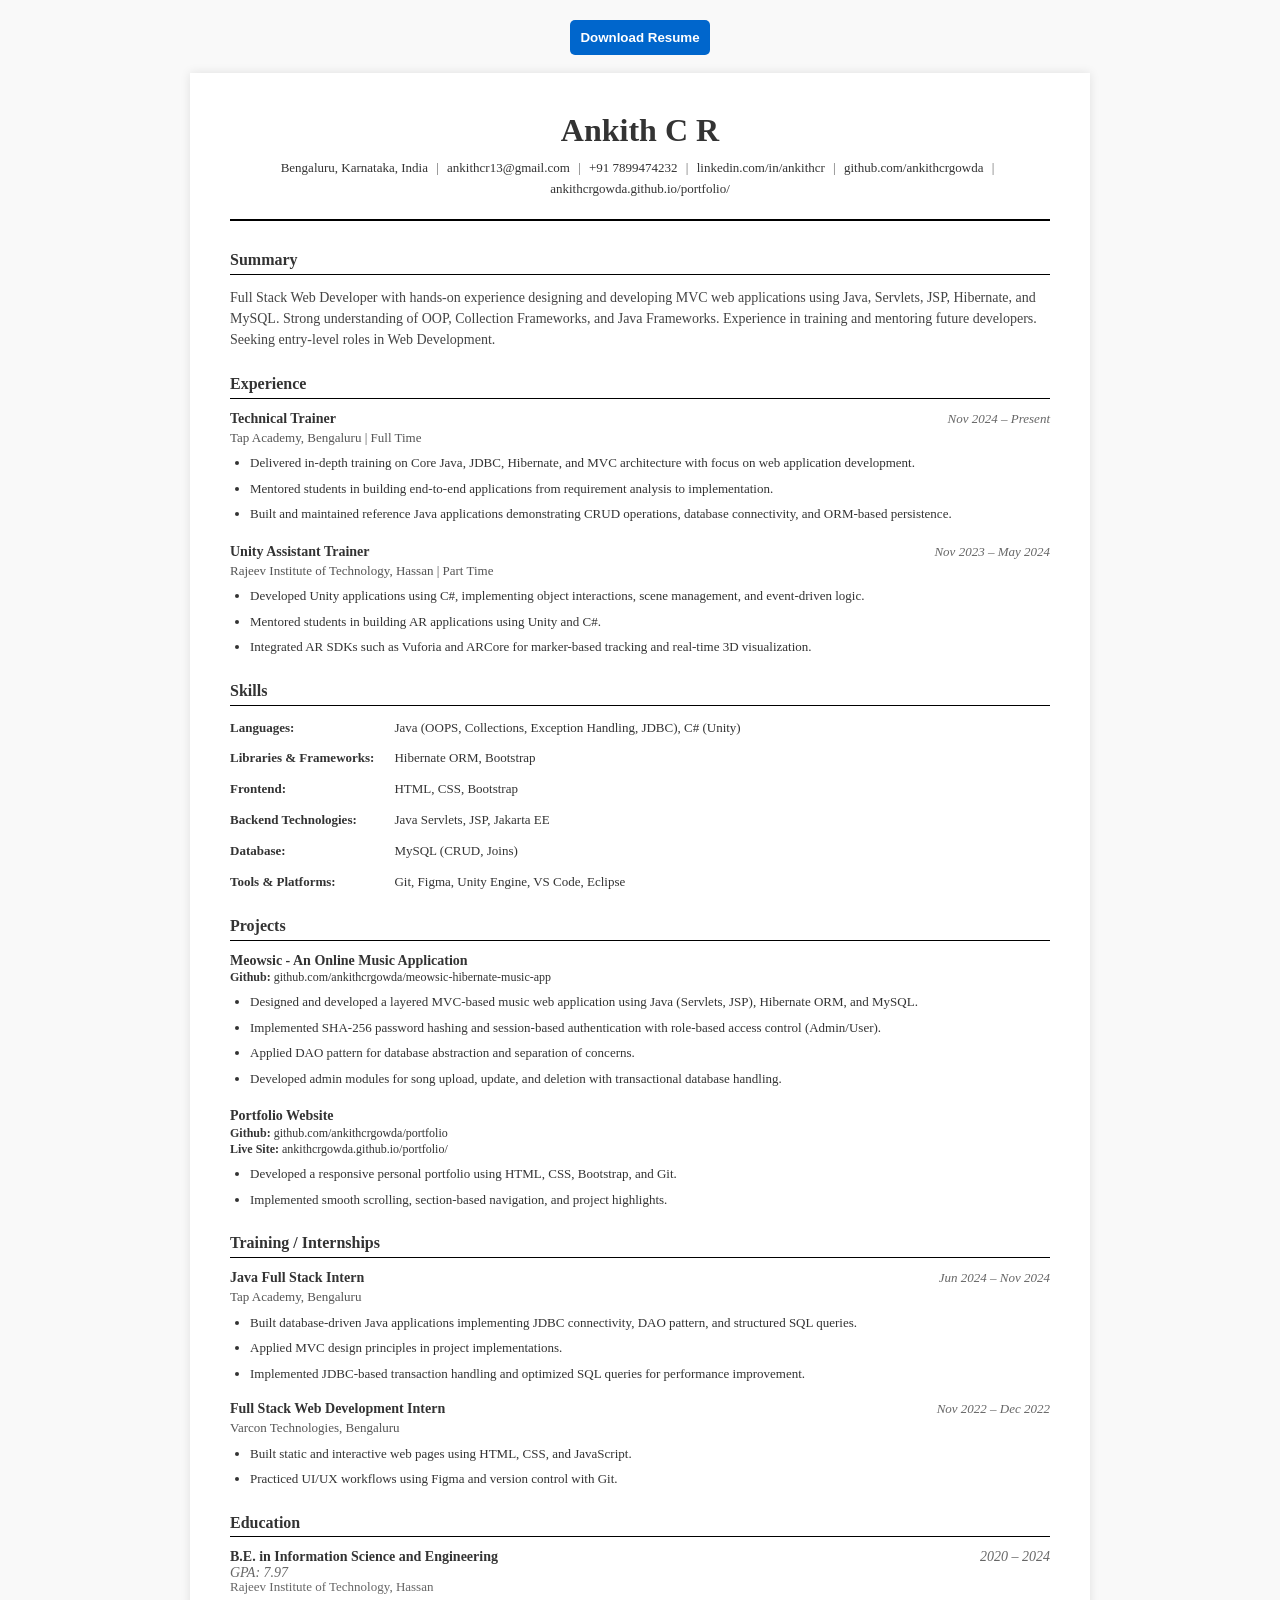
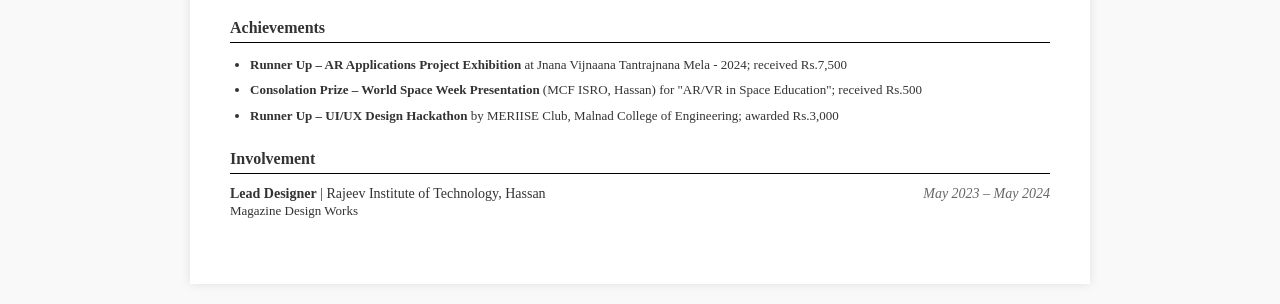
<file: resume.html>
<!DOCTYPE html>
<html lang="en">
<head>
    <meta charset="UTF-8">
    <meta name="viewport" content="width=device-width, initial-scale=1.0">
    <title>Ankith C R - Resume</title>
    <link rel="stylesheet" href="./src/resume.css">
    <!-- PDF Generation Libraries -->
    <!-- <script src="https://cdnjs.cloudflare.com/ajax/libs/html2canvas/1.4.1/html2canvas.min.js"></script>
    <script src="https://cdnjs.cloudflare.com/ajax/libs/jspdf/2.5.1/jspdf.umd.min.js"></script> -->
</head>
<body>
    <div id="download-btn">
        <button id="btn" onclick="window.print()">Download Resume</button>
    </div> <br>
    <div class="container">
        <!-- Header -->
        <div class="header">
            <h1>Ankith C R</h1>
            <div class="contact-info">
                <span>Bengaluru, Karnataka, India</span>
                <span class="separator">|</span>
                <a href="mailto:ankithcr13@gmail.com">ankithcr13@gmail.com</a>
                <span class="separator">|</span>
                <span>+91 7899474232</span>
                <span class="separator">|</span>
                <a href="https://www.linkedin.com/in/ankithcr">linkedin.com/in/ankithcr</a>
                <span class="separator">|</span>
                <a href="https://github.com/ankithcrgowda">github.com/ankithcrgowda</a>
                <span class="separator">|</span>
                <a href="https://ankithcrgowda.github.io/portfolio/">ankithcrgowda.github.io/portfolio/</a>
            </div>
        </div>
        
        <!-- Summary -->
        <section>
            <h2>Summary</h2>
            <p class="summary">Full Stack Web Developer with hands-on experience designing and developing MVC web applications using Java, Servlets, JSP, Hibernate, and MySQL. 
                Strong understanding of OOP, Collection Frameworks, and Java Frameworks. Experience in training and mentoring future developers. 
                Seeking entry-level roles in Web Development.
            </p>
        </section>
        
        <!-- Experience -->
        <section>
            <h2>Experience</h2>
            
            <div class="job">
                <div class="job-header">
                    <span class="job-title">Technical Trainer</span>
                    <span class="job-date">Nov 2024 – Present</span>
                </div>
                <div class="job-company">Tap Academy, Bengaluru | Full Time</div>
                <ul>
                    <li>Delivered in-depth training on Core Java, JDBC, Hibernate, and MVC architecture with focus on web application development.</li>
                    <li>Mentored students in building end-to-end applications from requirement analysis to implementation.</li>
                    <li>Built and maintained reference Java applications demonstrating CRUD operations, database connectivity, and ORM-based persistence.</li>
                </ul>
            </div>
            
            <div class="job">
                <div class="job-header">
                    <span class="job-title">Unity Assistant Trainer</span>
                    <span class="job-date">Nov 2023 – May 2024</span>
                </div>
                <div class="job-company">Rajeev Institute of Technology, Hassan | Part Time</div>
                <ul>
                    <li>Developed Unity applications using C#, implementing object interactions, scene management, and event-driven logic.</li>
                    <li>Mentored students in building AR applications using Unity and C#.</li>
                    <li>Integrated AR SDKs such as Vuforia and ARCore for marker-based tracking and real-time 3D visualization.</li>
                </ul>
            </div>
        </section>
        
        <!-- Skills -->
        <section>
            <h2>Skills</h2>
            <div class="skills-grid">
                <div class="skills-label">Languages:</div>
                <div>Java (OOPS, Collections, Exception Handling, JDBC), C# (Unity)</div>
                
                <div class="skills-label">Libraries & Frameworks:</div>
                <div>Hibernate ORM, Bootstrap</div>
                
                <div class="skills-label">Frontend:</div>
                <div>HTML, CSS, Bootstrap</div>
                
                <div class="skills-label">Backend Technologies:</div>
                <div>Java Servlets, JSP, Jakarta EE</div>
                
                <div class="skills-label">Database:</div>
                <div>MySQL (CRUD, Joins)</div>
                
                <div class="skills-label">Tools & Platforms:</div>
                <div>Git, Figma, Unity Engine, VS Code, Eclipse</div>
            </div>
        </section>
        
        <!-- Projects -->
        <section>
            <h2>Projects</h2>
            
            <!-- <div class="project">
                <div class="project-title">ARcademy: An Augmented Reality Based Encyclopedia</div>
                <div class="project-links">
                    <strong>Github:</strong> <a href="https://github.com/ankithcrgowda/ARcademy">github.com/ankithcrgowda/ARcademy</a>
                </div>
                <ul>
                    <li>Developed an AR-based encyclopedia using Unity, C#, and Vuforia enabling marker-based 3D model visualization.</li>
                    <li>Implemented dynamic interactions, text-to-speech output, and AR overlays to enhance learning engagement.</li>
                </ul>
            </div> -->

            <div class="project">
                <div class="project-title">Meowsic - An Online Music Application</div>
                <div class="project-links">
                    <strong>Github:</strong> <a href="https://github.com/ankithcrgowda/meowsic-hibernate-music-app">github.com/ankithcrgowda/meowsic-hibernate-music-app</a>
                </div>
                <ul>
                    <li>Designed and developed a layered MVC-based music web application using Java (Servlets, JSP), Hibernate ORM, and MySQL.</li>
                    <li>Implemented SHA-256 password hashing and session-based authentication with role-based access control (Admin/User).</li>
                    <li>Applied DAO pattern for database abstraction and separation of concerns.</li>
                    <li>Developed admin modules for song upload, update, and deletion with transactional database handling.</li>
                </ul>
            </div>
            
            <div class="project">
                <div class="project-title">Portfolio Website</div>
                <div class="project-links">
                    <strong>Github:</strong> <a href="https://github.com/ankithcrgowda/portfolio">github.com/ankithcrgowda/portfolio</a>
                    <div style="margin-top: 3px;"><strong>Live Site:</strong> <a href="https://ankithcrgowda.github.io/portfolio/">ankithcrgowda.github.io/portfolio/</a></div>
                </div>
                <ul>
                    <li>Developed a responsive personal portfolio using HTML, CSS, Bootstrap, and Git.</li>
                    <li>Implemented smooth scrolling, section-based navigation, and project highlights.</li>
                </ul>
            </div>
            
            <!-- <div class="project">
                <div class="project-title">Responsive Restaurant Website</div>
                <div class="project-links">
                    <strong>Github:</strong> <a href="https://github.com/ankithcrgowda/Responsive-Restaurant-Website">github.com/ankithcrgowda/Responsive-Restaurant-Website</a>
                    <div style="margin-top: 3px;"><strong>Live Site:</strong> <a href="https://ankithcrgowda.github.io/Responsive-Restaurant-Website/">ankithcrgowda.github.io/Responsive-Restaurant-Website/</a></div>
                </div>
                <ul>
                    <li>Designed and developed a responsive restaurant UI using HTML, CSS, and JavaScript.</li>
                    <li>Created wireframes in Figma and implemented interactive menus with animated transitions.</li>
                </ul>
            </div> -->
        </section>
        
        <!-- Training / Internships -->
        <section>
            <h2>Training / Internships</h2>
            
            <div class="training-item">
                <div class="training-header">
                    <span class="training-title">Java Full Stack Intern</span>
                    <span class="training-date">Jun 2024 – Nov 2024</span>
                </div>
                <div class="training-company">Tap Academy, Bengaluru</div>
                <ul>
                    <li>Built database-driven Java applications implementing JDBC connectivity, DAO pattern, and structured SQL queries.</li>
                    <li>Applied MVC design principles in project implementations.</li>
                    <li>Implemented JDBC-based transaction handling and optimized SQL queries for performance improvement.</li>
                </ul>
            </div>
            
            <div class="training-item">
                <div class="training-header">
                    <span class="training-title">Full Stack Web Development Intern</span>
                    <span class="training-date">Nov 2022 – Dec 2022</span>
                </div>
                <div class="training-company">Varcon Technologies, Bengaluru</div>
                <ul>
                    <li>Built static and interactive web pages using HTML, CSS, and JavaScript.</li>
                    <li>Practiced UI/UX workflows using Figma and version control with Git.</li>
                </ul>
            </div>
        </section>
        
        <!-- Education -->
        <section>
            <h2>Education</h2>
            <div class="education-item">
                <div>
                    <div class="degree">B.E. in Information Science and Engineering</div>
                    <div class="education-gpa">GPA: 7.97</div>
                </div>
                <div class="education-dates">2020 – 2024</div>
            </div>
            <div style="font-size: 13px; color: #666;">Rajeev Institute of Technology, Hassan</div>
        </section>
        
        <!-- Achievements -->
        <section>
            <h2>Achievements</h2>
            <ul>
                <li><strong>Runner Up – AR Applications Project Exhibition</strong> at Jnana Vijnaana Tantrajnana Mela - 2024; received Rs.7,500</li>
                <li><strong>Consolation Prize – World Space Week Presentation</strong> (MCF ISRO, Hassan) for "AR/VR in Space Education"; received Rs.500</li>
                <li><strong>Runner Up – UI/UX Design Hackathon</strong> by MERIISE Club, Malnad College of Engineering; awarded Rs.3,000</li>
            </ul>
        </section>
        
        <!-- Involvement -->
        <section>
            <h2>Involvement</h2>
            <div class="involvement-item">
                <div>
                    <span class="involvement-title">Lead Designer</span> | Rajeev Institute of Technology, Hassan
                    <div style="font-size: 13px; margin-top: 3px;">
                        <a href="https://drive.google.com/drive/folders/1zWJOH8rWXrOROVMVUv_cgkLZl98qiR8r?usp=sharing" class="involvement-link">Magazine Design Works</a>
                    </div>
                </div>
                <div class="involvement-date">May 2023 – May 2024</div>
            </div>
        </section>
    </div>

    <!-- <script>
        async function downloadPDF() {
            const button = document.getElementById('download-btn');
            const container = document.querySelector('.container');
            
            // Hide the download button temporarily
            button.style.display = 'none';
            
            try {
                // Capture the container as canvas
                const canvas = await html2canvas(container, {
                    scale: 2,
                    useCORS: true,
                    logging: false,
                    backgroundColor: '#ffffff'
                });
                
                // Get canvas dimensions
                const imgWidth = 210; // A4 width in mm
                const pageHeight = 297; // A4 height in mm
                const imgHeight = (canvas.height * imgWidth) / canvas.width;
                
                // Initialize jsPDF
                const { jsPDF } = window.jspdf;
                const pdf = new jsPDF('p', 'mm', 'a4');
                
                let heightLeft = imgHeight;
                let position = 0;
                
                // Add image to PDF
                const imgData = canvas.toDataURL('image/png');
                pdf.addImage(imgData, 'PNG', 0, position, imgWidth, imgHeight);
                heightLeft -= pageHeight;
                
                // Add new pages if content exceeds one page
                while (heightLeft > 0) {
                    position = heightLeft - imgHeight;
                    pdf.addPage();
                    pdf.addImage(imgData, 'PNG', 0, position, imgWidth, imgHeight);
                    heightLeft -= pageHeight;
                }
                
                // Download the PDF
                pdf.save('Ankith_C_R_Resume.pdf');
            } catch (error) {
                console.error('Error generating PDF:', error);
                alert('Failed to generate PDF. Please try again.');
            } finally {
                // Show the button again
                button.style.display = 'block';
            }
        }
    </script -->
</body>
</html>
</file>
<file: src/resume.css>
* {
  margin: 0;
  padding: 0;
  box-sizing: border-box;
  font-family: 'Georgia', PT Serif, Times New Roman;
}

body {
  font-family: Arial, sans-serif;
  line-height: 1.1;
  color: #333;
  background-color: #f9f9f9;
  padding: 20px;
}

.container {
  max-width: 900px;
  margin: 0 auto;
  background-color: white;
  padding: 40px;
  box-shadow: 0 0 10px rgba(0, 0, 0, 0.1);
}

#download-btn {
    text-align: center;
}

#btn {
  padding: 10px;
  border-radius: 5px;
  border: none;
  background-color: #0066cc;
  color: white;
  font-family:'Segoe UI', Tahoma, Geneva, Verdana, sans-serif;
  font-weight: 700;
}

#btn:hover {
  background-color:#0e78e2;
  cursor: pointer;
  scale: 1.01;
  transition: all 0.1s ease-in-out;
}

.header {
  text-align: center;
  margin-bottom: 30px;
  border-bottom: 2px solid #000;
  padding-bottom: 20px;
}

.header h1 {
  font-size: 32px;
  font-weight: bold;
  margin-bottom: 10px;
}

.contact-info {
  font-size: 13px;
  line-height: 1.6;
}

.contact-info a {
  color: #333;
  text-decoration: none;
}

.contact-info a:hover {
  text-decoration: underline;
}

.separator {
  margin: 0 5px;
  color: #666;
}

section {
  margin-bottom: 25px;
}

h2 {
  font-size: 16px;
  font-weight: bold;
  margin-bottom: 12px;
  border-bottom: 1px solid #000;
  padding-bottom: 5px;
}

.summary {
  font-size: 14px;
  line-height: 1.5;
  color: #444;
}

.job {
  margin-bottom: 20px;
}

.job-header {
  display: flex;
  justify-content: space-between;
  align-items: baseline;
  margin-bottom: 5px;
}

.job-title {
  font-weight: bold;
  font-size: 14px;
}

.job-date {
  font-style: italic;
  font-size: 13px;
  color: #666;
}

.job-company {
  font-size: 13px;
  margin-bottom: 8px;
  color: #555;
}

ul {
  margin-left: 20px;
  margin-top: 8px;
}

li {
  margin-bottom: 6px;
  font-size: 13px;
  line-height: 1.5;
}

.skills-grid {
  display: grid;
  grid-template-columns: auto 1fr;
  gap: 10px 20px;
  font-size: 13px;
  line-height: 1.6;
}

.skills-label {
  font-weight: bold;
}

.project {
  margin-bottom: 20px;
}

.project-title {
  font-weight: bold;
  font-size: 14px;
  margin-bottom: 3px;
}

.project-links {
  font-size: 12px;
  margin-bottom: 8px;
  color: #333;
}

.project-links a {
  color: #333;
  text-decoration: none;
}

.project-links a:hover {
  text-decoration: underline;
  color: #0066cc;
}

.training-item {
  margin-bottom: 18px;
}

.training-header {
  display: flex;
  justify-content: space-between;
  align-items: baseline;
  margin-bottom: 5px;
}

.training-title {
  font-weight: bold;
  font-size: 14px;
}

.training-date {
  font-style: italic;
  font-size: 13px;
  color: #666;
}

.training-company {
  font-size: 13px;
  margin-bottom: 8px;
  color: #555;
}

.education-item {
  display: flex;
  justify-content: space-between;
  align-items: baseline;
  font-size: 14px;
}

.degree {
  font-weight: bold;
}

.education-dates {
  font-style: italic;
  color: #666;
}

.education-gpa {
  font-style: italic;
  color: #666;
}

.involvement-item {
  display: flex;
  justify-content: space-between;
  align-items: baseline;
  font-size: 14px;
}

.involvement-title {
  font-weight: bold;
}

.involvement-date {
  font-style: italic;
  color: #666;
}

.involvement-link {
  color: #333;
  text-decoration: none;
}

.involvement-link:hover {
  color: #0066cc;
  text-decoration: underline;
}
</file>
